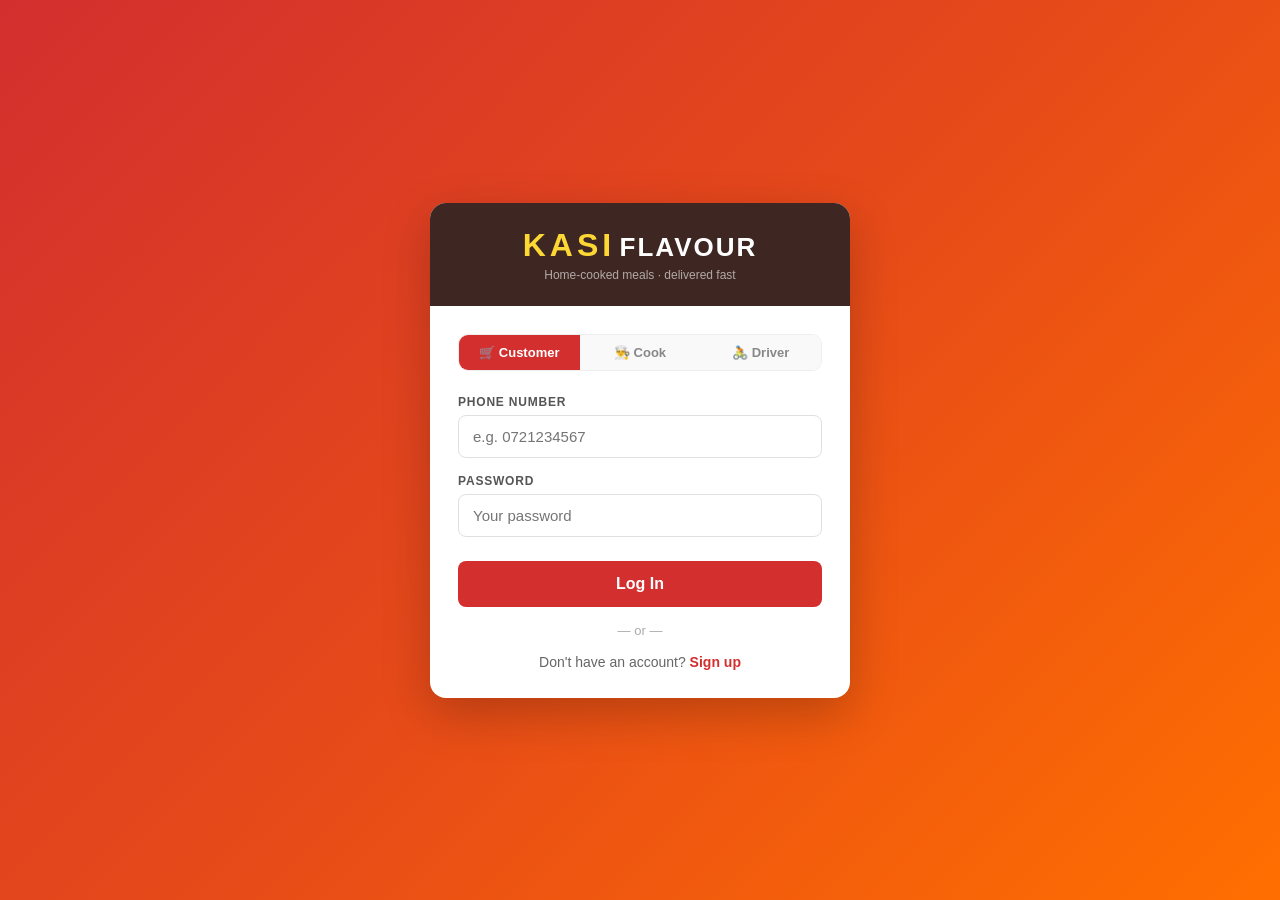
<file: frontend/driver.html>
<!DOCTYPE html>
<html lang="en">
<head>
  <meta charset="UTF-8"/>
  <meta name="viewport" content="width=device-width, initial-scale=1.0"/>
  <title>Kasi Flavour – Driver</title>
  <link rel="stylesheet" href="./css/main.css"/>
  <style>
    body { background:#f4f4f4; padding:16px; }
    .page-header { margin-bottom:18px; }
    .page-header h2 { font-size:20px; font-weight:800; color:#3E2723; }
    .page-header p  { font-size:13px; color:#888; margin-top:3px; }

    .order-card {
      background:#fff; border-radius:12px; padding:16px;
      box-shadow:0 2px 8px rgba(0,0,0,.07); margin-bottom:12px;
    }
    .order-card h4 { font-size:15px; font-weight:700; color:#3E2723; }
    .order-card p  { font-size:13px; color:#888; margin-top:4px; }
    .order-card .price { font-size:16px; font-weight:800; color:#D32F2F; margin-top:8px; }

    .btn-accept {
      margin-top:10px; width:100%; padding:10px; background:var(--red,#D32F2F);
      color:#fff; border:none; border-radius:8px; font-size:14px; font-weight:700;
      cursor:pointer;
    }
    .btn-accept:hover { opacity:.9; }
    .btn-accept:disabled { background:#ccc; cursor:not-allowed; }

    .status-banner {
      background:#E8F5E9; color:#2E7D32; padding:10px 14px; border-radius:8px;
      font-size:13px; font-weight:600; margin-bottom:16px;
    }

    .empty-state { text-align:center; padding:40px 20px; color:#aaa; }
  </style>
</head>
<body>

  <div class="page-header">
    <h2>🚴 Driver Dashboard</h2>
    <p>Accept orders ready for pickup and share your location</p>
  </div>

  <div id="location-status" class="status-banner" style="display:none"></div>

  <div id="active-delivery"></div>

  <h3 style="font-size:15px;font-weight:700;color:#3E2723;margin:18px 0 10px">
    Available Orders
  </h3>
  <div id="available-orders">
    <p class="loading">Loading…</p>
  </div>

<script src="./js/api.js"></script>
<script>
  const TOKEN = localStorage.getItem("kf_token");
  if (!TOKEN) window.location.href = "login.html";

  const API = "/api";
  let myDriverId = null;
  let activeOrderId = null;
  let locationSocket = null;
  let watchId = null;

  function _headers() {
    return { "Authorization": "Bearer " + TOKEN, "Content-Type": "application/json" };
  }

  // ── Init: resolve driver profile ──────────────────────────────────────────
  async function init() {
    const res = await fetch(`${API}/deliveries/me`, { headers: _headers() });
    const driver = await res.json();
    myDriverId = driver.id;

    await loadMyActiveDelivery();
    await loadAvailableOrders();
  }

  // ── My active (already accepted) delivery ─────────────────────────────────
  async function loadMyActiveDelivery() {
    const res = await fetch(`${API}/deliveries/my`, { headers: _headers() });
    const deliveries = await res.json();

    const container = document.getElementById("active-delivery");
    if (!deliveries.length) {
      container.innerHTML = "";
      return;
    }

    const d = deliveries[0];
    activeOrderId = d.order_id;
    container.innerHTML = `
      <div class="order-card" style="border-left:4px solid #2E7D32">
        <h4>📦 Active Delivery — Order #${d.order_id}</h4>
        <p>Status: ${d.status}</p>
        <p class="price">Fee: R${d.fee.toFixed(2)}</p>
        <button class="btn-accept" onclick="startSharingLocation()">
          📍 Start Sharing Location
        </button>
        <button class="btn-accept" style="background:#2E7D32;margin-top:8px"
          onclick="markDelivered(${d.order_id})">
          ✅ Mark Delivered
        </button>
      </div>`;
  }

  // ── Available orders ready for pickup ──────────────────────────────────────
  async function loadAvailableOrders() {
    const container = document.getElementById("available-orders");
    try {
      const res = await fetch(`${API}/deliveries/available`, { headers: _headers() });
      if (!res.ok) throw new Error(res.status);
      const orders = await res.json();

      if (!orders.length) {
        container.innerHTML = `<div class="empty-state">No orders ready for pickup right now.</div>`;
        return;
      }

      container.innerHTML = orders.map(o => `
        <div class="order-card">
          <h4>Order #${o.id}</h4>
          <p>${o.delivery_address || "No address provided"}</p>
          ${o.notes ? `<p>Note: ${o.notes}</p>` : ""}
          <p class="price">R${o.total.toFixed(2)}</p>
          <button class="btn-accept" onclick="acceptOrder(${o.id}, this)">
            Accept Order
          </button>
        </div>`).join("");

    } catch {
      container.innerHTML = `<div class="empty-state">Could not load orders. <button onclick="loadAvailableOrders()">Retry</button></div>`;
    }
  }

  async function acceptOrder(orderId, btn) {
    btn.disabled = true;
    btn.textContent = "Accepting…";
    try {
      const res = await fetch(`${API}/deliveries/${orderId}/accept`, {
        method: "POST", headers: _headers(),
      });
      if (!res.ok) {
        const err = await res.json();
        alert("Could not accept order: " + (err.detail || "Unknown error"));
        btn.disabled = false;
        btn.textContent = "Accept Order";
        return;
      }
      await loadMyActiveDelivery();
      await loadAvailableOrders();
    } catch {
      alert("Network error accepting order.");
      btn.disabled = false;
      btn.textContent = "Accept Order";
    }
  }

  // ── GPS location sharing over WebSocket ─────────────────────────────────────
  function startSharingLocation() {
    if (!myDriverId || !activeOrderId) return;

    locationSocket = api.openDriverSocket(myDriverId);

    const banner = document.getElementById("location-status");
    banner.style.display = "block";
    banner.textContent = "📍 Sharing your location live…";

    if (!navigator.geolocation) {
      banner.textContent = "⚠️ Geolocation not supported on this device.";
      return;
    }

    watchId = navigator.geolocation.watchPosition(
      (pos) => {
        locationSocket.sendLocation(activeOrderId, pos.coords.latitude, pos.coords.longitude);
      },
      (err) => {
        banner.textContent = "⚠️ Location error: " + err.message;
      },
      { enableHighAccuracy: true, maximumAge: 5000, timeout: 10000 }
    );
  }

  function stopSharingLocation() {
    if (watchId !== null) navigator.geolocation.clearWatch(watchId);
    if (locationSocket) locationSocket.close();
    document.getElementById("location-status").style.display = "none";
  }

  async function markDelivered(orderId) {
    if (!confirm("Mark this order as delivered?")) return;
    await fetch(`${API}/deliveries/${orderId}/status?status=delivered`, {
      method: "PATCH", headers: _headers(),
    });
    stopSharingLocation();
    activeOrderId = null;
    await loadMyActiveDelivery();
    await loadAvailableOrders();
  }

  init();
</script>
</body>
</html>
</file>
<file: frontend/css/main.css>
/* ── Kasi Flavour – main.css ──────────────────────────────────────────────── */
/* Palette: deep red, bold orange, amber, warm cream, dark brown             */

:root {
  --red:        #D32F2F;
  --orange:     #E64A19;
  --amber:      #FF6F00;
  --yellow:     #FDD835;
  --cream:      #FFF8E1;
  --off-white:  #FFFDE7;
  --dark-brown: #3E2723;
  --charcoal:   #212121;
  --white:      #FFFFFF;
  --shadow:     0 2px 12px rgba(0,0,0,.12);
  --radius:     12px;
  --radius-sm:  8px;
}

*, *::before, *::after { box-sizing: border-box; margin: 0; padding: 0; }

body {
  font-family: 'Segoe UI', Arial, sans-serif;
  background: var(--off-white);
  color: var(--charcoal);
  min-height: 100vh;
}

/* ── Navbar ──────────────────────────────────────────────────────────────── */
.navbar {
  background: var(--dark-brown);
  padding: 0 24px;
  height: 60px;
  display: flex;
  align-items: center;
  gap: 32px;
  position: sticky;
  top: 0;
  z-index: 100;
  box-shadow: var(--shadow);
}

.nav-brand { display: flex; align-items: baseline; gap: 4px; }
.brand-kasi    { font-size: 22px; font-weight: 900; color: var(--yellow);  letter-spacing: 2px; }
.brand-flavour { font-size: 18px; font-weight: 700; color: var(--white);   letter-spacing: 1px; }

.nav-links { display: flex; gap: 20px; margin-left: auto; }
.nav-links a {
  color: rgba(255,255,255,.7);
  text-decoration: none;
  font-size: 14px;
  font-weight: 500;
  padding: 4px 0;
  border-bottom: 2px solid transparent;
  transition: all .2s;
}
.nav-links a:hover,
.nav-links a.active { color: var(--yellow); border-color: var(--amber); }

.cart-btn {
  background: var(--red);
  color: var(--white);
  border: none;
  border-radius: var(--radius-sm);
  padding: 8px 16px;
  font-size: 14px;
  font-weight: 600;
  cursor: pointer;
  display: flex;
  align-items: center;
  gap: 6px;
  transition: background .2s;
}
.cart-btn:hover { background: var(--orange); }

.badge {
  background: var(--yellow);
  color: var(--dark-brown);
  border-radius: 50%;
  width: 20px; height: 20px;
  display: inline-flex;
  align-items: center;
  justify-content: center;
  font-size: 11px;
  font-weight: 700;
}

/* ── Hero ────────────────────────────────────────────────────────────────── */
.hero {
  background: linear-gradient(135deg, var(--red) 0%, var(--orange) 50%, var(--amber) 100%);
  padding: 48px 24px;
  text-align: center;
  color: var(--white);
}
.hero h1 { font-size: clamp(24px, 5vw, 40px); font-weight: 800; margin-bottom: 8px; }
.hero p   { font-size: 16px; opacity: .9; margin-bottom: 24px; }
.accent   { color: var(--yellow); }

.search-bar {
  max-width: 600px;
  margin: 0 auto;
  display: flex;
  gap: 8px;
}
.search-bar input,
.search-bar select {
  border: none;
  border-radius: var(--radius-sm);
  padding: 12px 16px;
  font-size: 15px;
  outline: none;
}
.search-bar input  { flex: 1; }
.search-bar select { min-width: 140px; background: var(--white); }

/* ── Section ─────────────────────────────────────────────────────────────── */
.section { padding: 32px 24px; max-width: 1200px; margin: 0 auto; }
.section-header { display: flex; align-items: center; gap: 16px; margin-bottom: 16px; }
.section h2 { font-size: 22px; font-weight: 700; color: var(--dark-brown); margin-bottom: 16px; }

.timer {
  background: var(--red);
  color: var(--white);
  padding: 4px 10px;
  border-radius: 20px;
  font-size: 13px;
  font-weight: 700;
  letter-spacing: 1px;
}

/* ── Menu Grid ───────────────────────────────────────────────────────────── */
.menu-grid {
  display: grid;
  grid-template-columns: repeat(auto-fill, minmax(260px, 1fr));
  gap: 20px;
}

.menu-card {
  background: var(--white);
  border-radius: var(--radius);
  overflow: hidden;
  box-shadow: var(--shadow);
  transition: transform .2s, box-shadow .2s;
  cursor: pointer;
}
.menu-card:hover { transform: translateY(-4px); box-shadow: 0 8px 24px rgba(0,0,0,.15); }

.menu-card-img {
  width: 100%;
  height: 160px;
  object-fit: cover;
  background: var(--cream);
  display: flex;
  align-items: center;
  justify-content: center;
  font-size: 48px;
}

.menu-card-body { padding: 14px; }
.menu-card-body h3  { font-size: 16px; font-weight: 700; margin-bottom: 4px; }
.menu-card-body .kasi-tag {
  font-size: 12px;
  color: var(--orange);
  font-weight: 600;
  margin-bottom: 6px;
}
.menu-card-body .tags {
  display: flex;
  flex-wrap: wrap;
  gap: 4px;
  margin-bottom: 10px;
}
.tag {
  background: var(--cream);
  color: var(--dark-brown);
  font-size: 11px;
  padding: 2px 8px;
  border-radius: 20px;
  border: 1px solid var(--amber);
}
.menu-card-footer {
  display: flex;
  align-items: center;
  justify-content: space-between;
  padding: 10px 14px;
  background: var(--cream);
  border-top: 1px solid rgba(0,0,0,.06);
}
.price { font-size: 18px; font-weight: 800; color: var(--red); }
.flash-price { font-size: 12px; color: var(--orange); text-decoration: line-through; }

.btn-add {
  background: var(--red);
  color: var(--white);
  border: none;
  border-radius: var(--radius-sm);
  padding: 8px 14px;
  font-size: 13px;
  font-weight: 700;
  cursor: pointer;
  transition: background .15s;
}
.btn-add:hover { background: var(--orange); }

/* ── Cart Drawer ─────────────────────────────────────────────────────────── */
.overlay {
  position: fixed;
  inset: 0;
  background: rgba(0,0,0,.4);
  z-index: 200;
}
.cart-drawer {
  position: fixed;
  top: 0; right: 0;
  width: min(400px, 100vw);
  height: 100vh;
  background: var(--white);
  z-index: 201;
  display: flex;
  flex-direction: column;
  box-shadow: -4px 0 24px rgba(0,0,0,.2);
  transition: transform .3s;
}
.cart-header {
  display: flex;
  align-items: center;
  justify-content: space-between;
  padding: 20px;
  background: var(--dark-brown);
  color: var(--white);
}
.cart-header h3 { font-size: 18px; }
.cart-header button { background: none; border: none; color: var(--white); font-size: 20px; cursor: pointer; }

#cart-items { flex: 1; overflow-y: auto; padding: 16px; }

.cart-footer {
  padding: 20px;
  border-top: 1px solid rgba(0,0,0,.08);
  background: var(--cream);
}
.cart-footer p { font-size: 15px; margin-bottom: 6px; }

.btn-primary {
  width: 100%;
  background: var(--red);
  color: var(--white);
  border: none;
  border-radius: var(--radius-sm);
  padding: 14px;
  font-size: 16px;
  font-weight: 700;
  cursor: pointer;
  margin-top: 12px;
  transition: background .2s;
}
.btn-primary:hover { background: var(--orange); }

/* ── Tracking Map ────────────────────────────────────────────────────────── */
#map {
  width: 100%;
  height: 400px;
  border-radius: var(--radius);
  background: var(--cream);
  margin-top: 16px;
}

/* ── Utilities ───────────────────────────────────────────────────────────── */
.hidden { display: none !important; }
.loading { text-align: center; padding: 40px; color: var(--orange); font-size: 15px; }

/* ── Responsive ──────────────────────────────────────────────────────────── */
@media (max-width: 600px) {
  .navbar { padding: 0 12px; gap: 12px; }
  .nav-links { gap: 12px; }
  .hero { padding: 32px 16px; }
  .section { padding: 24px 16px; }
  .search-bar { flex-direction: column; }
}
</file>
